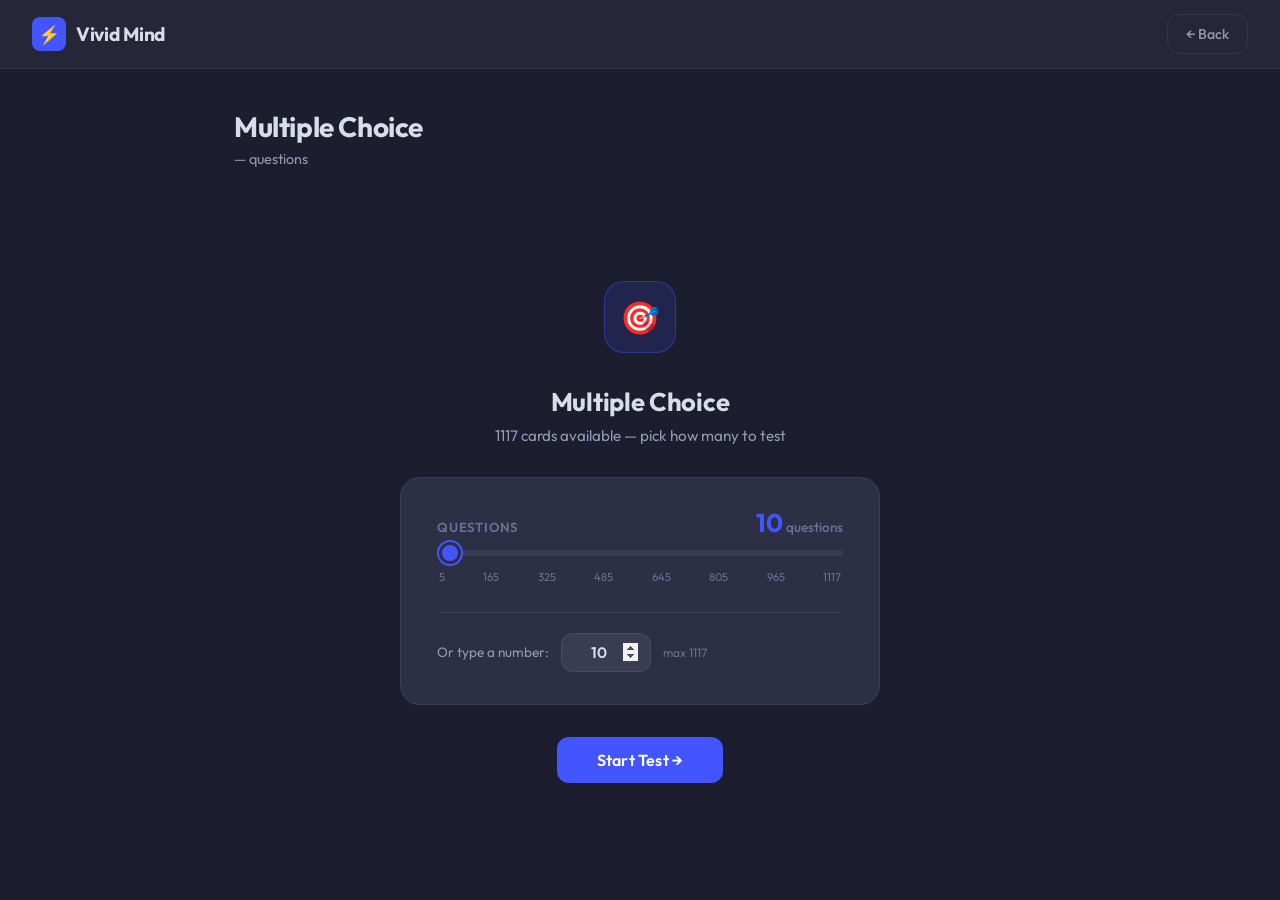
<file: multiplechoice.html>
<!DOCTYPE html>
<html lang="en">
<head>
    <meta charset="UTF-8">
    <meta name="viewport" content="width=device-width, initial-scale=1.0">
    <title>Vivid Mind - Multiple Choice</title>
    <link href="https://fonts.googleapis.com/css2?family=Outfit:wght@300;400;500;600;700&display=swap" rel="stylesheet">
    <style>
/* ══════════════════════════════════════════
   Vivid Mind — Shared Design System
   ══════════════════════════════════════════ */


/* ─── CSS Variables ─── */
:root {
    --bg-primary:        #1c1d2e;
    --bg-secondary:      #252637;
    --bg-card:           #2d2f44;
    --bg-card-hover:     #33364d;
    --bg-elevated:       #3a3c54;
    --accent-purple:     #4255ff;
    --accent-purple-hover: #5468ff;
    --accent-purple-light: rgba(66, 85, 255, 0.15);
    --accent-yellow:     #ffcd1f;
    --accent-green:      #23b26d;
    --accent-red:        #ff4a4a;
    --text-primary:      #d9dde8;
    --text-secondary:    #9399b3;
    --text-muted:        #6b7194;
    --border:            rgba(255,255,255,0.07);
    --border-accent:     rgba(66, 85, 255, 0.4);
    --shadow:            0 8px 32px rgba(0,0,0,0.4);
    --shadow-card:       0 4px 24px rgba(0,0,0,0.3);
    --radius-sm:  8px;
    --radius-md:  12px;
    --radius-lg:  16px;
    --radius-xl:  20px;
}

/* ─── Reset ─── */
*, *::before, *::after { margin: 0; padding: 0; box-sizing: border-box; }

body {
    background-color: var(--bg-primary);
    color: var(--text-primary);
    font-family: 'Outfit', sans-serif;
    min-height: 100vh;
    display: flex;
    flex-direction: column;
}

/* ─── Topbar ─── */
.topbar {
    display: flex;
    align-items: center;
    justify-content: space-between;
    padding: 14px 32px;
    background: var(--bg-secondary);
    border-bottom: 1px solid var(--border);
    position: sticky;
    top: 0;
    z-index: 100;
}

.logo {
    display: flex;
    align-items: center;
    gap: 10px;
    text-decoration: none;
    color: var(--text-primary);
}

.logo-icon {
    width: 34px; height: 34px;
    background: var(--accent-purple);
    border-radius: var(--radius-sm);
    display: flex; align-items: center; justify-content: center;
    font-size: 18px;
}

.logo-text { font-size: 1.2rem; font-weight: 700; letter-spacing: -0.3px; }

.topbar-right { display: flex; align-items: center; gap: 10px; }

/* ─── Buttons ─── */
.btn-icon {
    width: 38px; height: 38px;
    border-radius: var(--radius-sm);
    border: 1px solid var(--border);
    background: transparent;
    color: var(--text-secondary);
    cursor: pointer;
    display: flex; align-items: center; justify-content: center;
    font-size: 16px;
    transition: all 0.2s;
}
.btn-icon:hover { background: var(--bg-elevated); color: var(--text-primary); }

.btn-primary {
    display: inline-flex; align-items: center; gap: 7px;
    padding: 10px 22px;
    border-radius: var(--radius-md);
    border: none;
    background: var(--accent-purple);
    color: #fff;
    font-family: 'Outfit', sans-serif;
    font-size: 0.88rem; font-weight: 600;
    cursor: pointer;
    transition: all 0.2s;
    letter-spacing: 0.2px;
    text-decoration: none;
}
.btn-primary:hover {
    background: var(--accent-purple-hover);
    box-shadow: 0 4px 20px rgba(66,85,255,0.4);
    transform: translateY(-1px);
}

.btn-secondary {
    display: inline-flex; align-items: center; gap: 7px;
    padding: 10px 18px;
    border-radius: var(--radius-md);
    border: 1.5px solid var(--border);
    background: transparent;
    color: var(--text-secondary);
    font-family: 'Outfit', sans-serif;
    font-size: 0.88rem; font-weight: 500;
    cursor: pointer;
    transition: all 0.2s;
    text-decoration: none;
}
.btn-secondary:hover { background: var(--bg-elevated); color: var(--text-primary); border-color: var(--border-accent); }

.btn-nav {
    width: 44px; height: 44px;
    border-radius: 50%;
    border: 1.5px solid var(--border);
    background: var(--bg-secondary);
    color: var(--text-secondary);
    cursor: pointer;
    display: flex; align-items: center; justify-content: center;
    font-size: 18px;
    transition: all 0.2s;
}
.btn-nav:hover:not(:disabled) { border-color: var(--border-accent); color: var(--text-primary); background: var(--bg-card-hover); }
.btn-nav:disabled { opacity: 0.3; cursor: not-allowed; }

/* ─── Main layout ─── */
.main {
    flex: 1;
    max-width: 860px;
    width: 100%;
    margin: 0 auto;
    padding: 40px 24px 60px;
}

/* ─── Set Header ─── */
.set-header { margin-bottom: 32px; }

.set-title {
    font-size: 1.75rem; font-weight: 700;
    color: var(--text-primary);
    letter-spacing: -0.4px;
    margin-bottom: 6px;
}

.set-meta {
    display: flex; align-items: center; gap: 16px;
    color: var(--text-secondary); font-size: 0.9rem;
}
.set-meta span { display: flex; align-items: center; gap: 5px; }
.set-meta .dot { width: 3px; height: 3px; border-radius: 50%; background: var(--text-muted); }

/* ─── Progress ─── */
.progress-area { margin-bottom: 28px; }

.progress-meta {
    display: flex; justify-content: space-between; align-items: center;
    margin-bottom: 10px;
}
.progress-label {
    font-size: 0.82rem; font-weight: 600;
    text-transform: uppercase; letter-spacing: 0.8px;
    color: var(--text-muted);
}
.progress-counter { font-size: 0.9rem; font-weight: 600; color: var(--text-secondary); }

.progress-track {
    width: 100%; height: 5px;
    background: var(--bg-elevated);
    border-radius: 99px; overflow: hidden;
}
.progress-fill {
    height: 100%;
    background: var(--accent-purple);
    border-radius: 99px;
    transition: width 0.4s cubic-bezier(.4,0,.2,1);
}

/* ─── Error Banner ─── */
.error-banner {
    background: rgba(255,74,74,0.1);
    border: 1px solid rgba(255,74,74,0.3);
    border-radius: var(--radius-md);
    padding: 16px 20px;
    color: #ff7b7b;
    font-size: 0.9rem;
    margin-bottom: 24px;
    display: none;
}
.error-banner.show { display: block; }

/* ─── Stats Strip ─── */
.stats-strip {
    display: flex; gap: 10px;
    justify-content: center;
    margin-top: 40px;
    flex-wrap: wrap;
}
.stat-chip {
    display: flex; align-items: center; gap: 7px;
    padding: 9px 18px;
    background: var(--bg-secondary);
    border: 1px solid var(--border);
    border-radius: 99px;
    font-size: 0.82rem; font-weight: 500;
    color: var(--text-secondary);
}
.stat-chip .dot-green { width: 8px; height: 8px; border-radius: 50%; background: var(--accent-green); }
.stat-chip .dot-red   { width: 8px; height: 8px; border-radius: 50%; background: var(--accent-red); }
.stat-chip .dot-blue  { width: 8px; height: 8px; border-radius: 50%; background: var(--accent-purple); }

/* ─── Keyboard shortcuts bar ─── */
.shortcuts-bar {
    display: flex; gap: 20px;
    justify-content: center;
    margin-top: 28px;
    flex-wrap: wrap;
}
.shortcut-item { display: flex; align-items: center; gap: 6px; font-size: 0.75rem; color: var(--text-muted); }
.kbd {
    display: inline-flex; align-items: center; justify-content: center;
    padding: 1px 6px;
    background: var(--bg-elevated);
    border: 1px solid var(--border);
    border-radius: 4px;
    font-size: 0.68rem; color: var(--text-muted);
    font-family: monospace;
}

/* ─── Modal overlay ─── */
.modal-overlay {
    display: none;
    position: fixed; inset: 0;
    background: rgba(0,0,0,0.6);
    backdrop-filter: blur(6px);
    z-index: 200;
    align-items: center;
    justify-content: center;
}
.modal-overlay.open { display: flex; animation: fadeIn 0.2s ease; }

@keyframes fadeIn { from { opacity: 0; } to { opacity: 1; } }

.modal {
    background: var(--bg-secondary);
    border: 1px solid var(--border);
    border-radius: var(--radius-xl);
    padding: 32px;
    width: 100%;
    max-width: 460px;
    box-shadow: var(--shadow);
    animation: slideUp 0.25s cubic-bezier(.4,0,.2,1);
}

@keyframes slideUp { from { opacity: 0; transform: translateY(20px); } to { opacity: 1; transform: translateY(0); } }

.modal-header {
    display: flex; align-items: center; justify-content: space-between;
    margin-bottom: 24px;
}
.modal-title { font-size: 1.25rem; font-weight: 700; color: var(--text-primary); }

.modal-close {
    width: 32px; height: 32px;
    border-radius: var(--radius-sm);
    border: 1px solid var(--border);
    background: transparent;
    color: var(--text-muted);
    cursor: pointer;
    display: flex; align-items: center; justify-content: center;
    font-size: 18px;
    transition: all 0.2s;
}
.modal-close:hover { background: var(--bg-elevated); color: var(--text-primary); }

.modal-subtitle { font-size: 0.82rem; color: var(--text-muted); margin-bottom: 16px; text-transform: uppercase; letter-spacing: 0.8px; font-weight: 600; }

/* Test mode option cards */
.test-option {
    display: flex; align-items: center; gap: 16px;
    padding: 16px 20px;
    border-radius: var(--radius-lg);
    border: 1.5px solid var(--border);
    background: var(--bg-card);
    cursor: pointer;
    text-decoration: none;
    color: var(--text-primary);
    transition: all 0.2s;
    margin-bottom: 10px;
}
.test-option:hover { border-color: var(--border-accent); background: var(--bg-card-hover); transform: translateY(-1px); }
.test-option.disabled { opacity: 0.4; cursor: not-allowed; pointer-events: none; }

.test-option-icon {
    width: 44px; height: 44px; flex-shrink: 0;
    border-radius: var(--radius-md);
    background: var(--accent-purple-light);
    display: flex; align-items: center; justify-content: center;
    font-size: 20px;
}
.test-option-icon.grey { background: var(--bg-elevated); }

.test-option-info { flex: 1; }
.test-option-name { font-size: 0.97rem; font-weight: 600; margin-bottom: 2px; }
.test-option-desc { font-size: 0.78rem; color: var(--text-muted); }

.test-option-badge {
    font-size: 0.68rem; font-weight: 600;
    padding: 3px 9px;
    border-radius: 99px;
    background: var(--bg-elevated);
    color: var(--text-muted);
    text-transform: uppercase;
    letter-spacing: 0.6px;
}

/* ─── Responsive ─── */
/* ─── Mobile Base ─── */
@media (max-width: 640px) {
    .topbar {
        padding: 10px 16px;
    }
    .logo-text { font-size: 1.05rem; }
    .main {
        padding: 20px 14px 100px; /* bottom pad for floating nav */
    }
    .set-title { font-size: 1.25rem; }
    .set-meta { flex-wrap: wrap; gap: 6px; font-size: 0.82rem; }
    .modal {
        margin: 0;
        position: fixed;
        bottom: 0; left: 0; right: 0;
        border-radius: var(--radius-xl) var(--radius-xl) 0 0;
        max-width: 100%;
        padding: 24px 20px 36px;
    }
    .modal-overlay.open { align-items: flex-end; }
    .btn-primary { padding: 10px 16px; font-size: 0.85rem; }
    .btn-secondary { padding: 10px 14px; font-size: 0.85rem; }
    .stat-chip { padding: 7px 14px; font-size: 0.78rem; }
    .stats-strip { gap: 8px; margin-top: 24px; }
    .shortcuts-bar { display: none; } /* hide keyboard hints on mobile */
    .progress-label { font-size: 0.75rem; }
    .progress-counter { font-size: 0.82rem; }
    .set-header { margin-bottom: 20px; }
    .progress-area { margin-bottom: 18px; }
}

    </style>
    <style>
        /* ─── Question Card ─── */
        .question-card {
            background: var(--bg-card);
            border: 1px solid var(--border);
            border-radius: var(--radius-xl);
            padding: 40px;
            text-align: center;
            margin-bottom: 28px;
            box-shadow: var(--shadow-card);
            min-height: 160px;
            display: flex;
            flex-direction: column;
            justify-content: center;
            align-items: center;
            gap: 10px;
        }
        .question-label {
            font-size: 0.72rem; font-weight: 700;
            text-transform: uppercase; letter-spacing: 1.2px;
            color: var(--text-muted);
        }
        .question-text {
            font-size: clamp(1.2rem, 3vw, 1.7rem);
            font-weight: 500; line-height: 1.45;
            color: var(--text-primary);
        }

        /* ─── Options Grid ─── */
        .options-grid {
            display: grid;
            grid-template-columns: 1fr 1fr;
            gap: 12px;
            margin-bottom: 28px;
        }

        .option-btn {
            display: flex;
            align-items: center;
            gap: 14px;
            padding: 16px 20px;
            background: var(--bg-card);
            border: 1.5px solid var(--border);
            border-radius: var(--radius-lg);
            color: var(--text-primary);
            font-family: 'Outfit', sans-serif;
            font-size: 0.95rem; font-weight: 500;
            cursor: pointer;
            text-align: left;
            transition: all 0.18s;
            position: relative;
            overflow: hidden;
            touch-action: manipulation;
            -webkit-tap-highlight-color: transparent;
        }

        .option-btn:hover:not(:disabled) {
            border-color: var(--border-accent);
            background: var(--bg-card-hover);
            transform: translateY(-1px);
        }

        .option-btn:disabled { cursor: default; transform: none; }

        /* Number badge */
        .option-num {
            flex-shrink: 0;
            width: 30px; height: 30px;
            border-radius: var(--radius-sm);
            background: var(--bg-elevated);
            border: 1px solid var(--border);
            display: flex; align-items: center; justify-content: center;
            font-size: 0.8rem; font-weight: 700;
            color: var(--text-muted);
            transition: all 0.18s;
        }

        .option-btn:hover:not(:disabled) .option-num {
            background: var(--accent-purple-light);
            border-color: var(--border-accent);
            color: #a0aaff;
        }

        .option-text { flex: 1; line-height: 1.35; }

        /* States */
        .option-btn.correct {
            border-color: var(--accent-green);
            background: rgba(35,178,109,0.1);
        }
        .option-btn.correct .option-num {
            background: var(--accent-green);
            border-color: var(--accent-green);
            color: #fff;
        }

        .option-btn.wrong {
            border-color: var(--accent-red);
            background: rgba(255,74,74,0.1);
        }
        .option-btn.wrong .option-num {
            background: var(--accent-red);
            border-color: var(--accent-red);
            color: #fff;
        }

        .option-btn.reveal {
            border-color: var(--accent-green);
            background: rgba(35,178,109,0.07);
        }
        .option-btn.reveal .option-num {
            background: rgba(35,178,109,0.25);
            border-color: var(--accent-green);
            color: var(--accent-green);
        }

        /* ─── Feedback banner ─── */
        .feedback {
            display: none;
            align-items: center;
            gap: 12px;
            padding: 14px 20px;
            border-radius: var(--radius-md);
            font-size: 0.95rem; font-weight: 600;
            margin-bottom: 20px;
            animation: fadeUp 0.25s ease;
        }
        .feedback.show { display: flex; }
        .feedback.correct-fb { background: rgba(35,178,109,0.12); border: 1px solid rgba(35,178,109,0.35); color: var(--accent-green); }
        .feedback.wrong-fb   { background: rgba(255,74,74,0.12);  border: 1px solid rgba(255,74,74,0.35);  color: var(--accent-red);   }
        @keyframes fadeUp { from { opacity:0; transform:translateY(6px);} to {opacity:1; transform:translateY(0);} }

        /* ─── Nav row for test ─── */
        .test-nav { display: flex; align-items: center; justify-content: center; gap: 12px; }

        /* ─── Results screen ─── */
        .results-screen {
            display: none;
            flex-direction: column;
            align-items: center;
            text-align: center;
            gap: 20px;
            padding: 20px 0;
        }
        .results-screen.show { display: flex; }

        .results-emoji { font-size: 4rem; line-height: 1; }
        .results-title { font-size: 1.6rem; font-weight: 700; color: var(--text-primary); }
        .results-subtitle { font-size: 1rem; color: var(--text-secondary); }

        .score-ring {
            width: 120px; height: 120px;
            border-radius: 50%;
            background: conic-gradient(var(--accent-purple) calc(var(--pct) * 1%), var(--bg-elevated) 0%);
            display: flex; align-items: center; justify-content: center;
            position: relative;
        }
        .score-ring::after {
            content: '';
            position: absolute;
            width: 88px; height: 88px;
            background: var(--bg-secondary);
            border-radius: 50%;
        }
        .score-ring-text {
            position: relative; z-index: 1;
            font-size: 1.4rem; font-weight: 700;
            color: var(--text-primary);
        }

        .results-stats {
            display: flex; gap: 16px; flex-wrap: wrap; justify-content: center;
        }
        .result-chip {
            padding: 10px 20px;
            border-radius: 99px;
            font-size: 0.88rem; font-weight: 600;
        }
        .chip-correct { background: rgba(35,178,109,0.12); color: var(--accent-green); border: 1px solid rgba(35,178,109,0.3); }
        .chip-wrong   { background: rgba(255,74,74,0.12);  color: var(--accent-red);   border: 1px solid rgba(255,74,74,0.3);  }
        .chip-total   { background: var(--bg-card); color: var(--text-secondary); border: 1px solid var(--border); }

        .results-actions { display: flex; gap: 12px; flex-wrap: wrap; justify-content: center; }

        /* ─── Setup Screen ─── */
        .setup-screen {
            display: flex;
            flex-direction: column;
            align-items: center;
            text-align: center;
            gap: 32px;
            padding: 20px 0 40px;
            animation: fadeUp 0.35s ease;
        }
        .setup-screen.hidden { display: none; }

        .setup-icon {
            width: 72px; height: 72px;
            background: var(--accent-purple-light);
            border: 1.5px solid var(--border-accent);
            border-radius: var(--radius-xl);
            display: flex; align-items: center; justify-content: center;
            font-size: 32px;
        }

        .setup-heading { font-size: 1.6rem; font-weight: 700; color: var(--text-primary); letter-spacing: -0.3px; }
        .setup-sub     { font-size: 0.95rem; color: var(--text-secondary); margin-top: -20px; }

        .setup-card {
            width: 100%; max-width: 480px;
            background: var(--bg-card);
            border: 1px solid var(--border);
            border-radius: var(--radius-xl);
            padding: 32px 36px;
            display: flex; flex-direction: column; gap: 28px;
        }

        /* Slider */
        .slider-wrap { display: flex; flex-direction: column; gap: 14px; }

        .slider-meta {
            display: flex; justify-content: space-between; align-items: baseline;
        }
        .slider-label { font-size: 0.82rem; font-weight: 600; text-transform: uppercase; letter-spacing: 0.8px; color: var(--text-muted); }
        .slider-value-display {
            font-size: 1.6rem; font-weight: 700; color: var(--accent-purple);
            line-height: 1;
        }
        .slider-value-display span { font-size: 0.85rem; font-weight: 500; color: var(--text-muted); margin-left: 3px; }

        input[type="range"] {
            -webkit-appearance: none;
            appearance: none;
            width: 100%; height: 6px;
            border-radius: 99px;
            background: var(--bg-elevated);
            outline: none;
            cursor: pointer;
            position: relative;
        }
        input[type="range"]::-webkit-slider-thumb {
            -webkit-appearance: none;
            width: 22px; height: 22px;
            border-radius: 50%;
            background: var(--accent-purple);
            border: 3px solid var(--bg-card);
            box-shadow: 0 0 0 2px var(--accent-purple);
            cursor: pointer;
            transition: box-shadow 0.15s, transform 0.15s;
        }
        input[type="range"]::-webkit-slider-thumb:hover {
            box-shadow: 0 0 0 5px rgba(66,85,255,0.25);
            transform: scale(1.1);
        }
        input[type="range"]::-moz-range-thumb {
            width: 22px; height: 22px;
            border-radius: 50%;
            background: var(--accent-purple);
            border: 3px solid var(--bg-card);
            box-shadow: 0 0 0 2px var(--accent-purple);
            cursor: pointer;
        }

        .slider-ticks {
            display: flex; justify-content: space-between;
            padding: 0 2px;
        }
        .slider-ticks span { font-size: 0.7rem; color: var(--text-muted); }

        /* Text input below slider */
        .input-row {
            display: flex; align-items: center; gap: 12px;
        }
        .input-row label { font-size: 0.85rem; color: var(--text-secondary); white-space: nowrap; }
        .num-input {
            width: 90px;
            padding: 9px 12px;
            background: var(--bg-elevated);
            border: 1.5px solid var(--border);
            border-radius: var(--radius-md);
            color: var(--text-primary);
            font-family: 'Outfit', sans-serif;
            font-size: 0.95rem; font-weight: 600;
            text-align: center;
            outline: none;
            transition: border-color 0.2s;
        }
        .num-input:focus { border-color: var(--border-accent); }
        .num-input::-webkit-inner-spin-button,
        .num-input::-webkit-outer-spin-button { opacity: 1; }

        .input-hint { font-size: 0.75rem; color: var(--text-muted); }

        /* ─── Responsive ─── */
        @media (max-width: 640px) {
            /* Question card */
            .question-card { padding: 24px 18px; min-height: 130px; }
            .question-text { font-size: 1.05rem; }
            .question-label { font-size: 0.68rem; }

            /* Options — single column on mobile */
            .options-grid { grid-template-columns: 1fr; gap: 10px; margin-bottom: 20px; }
            .option-btn { padding: 14px 16px; font-size: 0.9rem; }
            .option-num { width: 28px; height: 28px; font-size: 0.75rem; }

            /* Feedback */
            .feedback { font-size: 0.88rem; padding: 12px 16px; }

            /* Next button — sticky bottom */
            .test-nav {
                position: fixed;
                bottom: 0; left: 0; right: 0;
                background: var(--bg-secondary);
                border-top: 1px solid var(--border);
                padding: 10px 16px 22px;
                z-index: 50;
            }
            .test-nav .btn-primary {
                width: 100%;
                justify-content: center;
                padding: 14px;
                font-size: 1rem;
            }

            /* Setup screen */
            .setup-screen { gap: 24px; padding: 16px 0 32px; }
            .setup-heading { font-size: 1.35rem; }
            .setup-card { padding: 22px 18px; gap: 22px; }
            .slider-value-display { font-size: 1.35rem; }
            .num-input { width: 80px; font-size: 0.9rem; }
            .input-row label { font-size: 0.8rem; }
            .setup-icon { width: 60px; height: 60px; font-size: 26px; }

            /* Results */
            .results-screen { padding: 16px 0 80px; }
            .results-title { font-size: 1.35rem; }
            .score-ring { width: 100px; height: 100px; }
            .score-ring::after { width: 72px; height: 72px; }
            .score-ring-text { font-size: 1.2rem; }
            .result-chip { padding: 8px 14px; font-size: 0.82rem; }
        }
    </style>
</head>
<body>

    <nav class="topbar">
        <a class="logo" href="index.html">
            <div class="logo-icon">⚡</div>
            <span class="logo-text">Vivid Mind</span>
        </a>
        <div class="topbar-right">
            <a href="index.html" class="btn-secondary">← Back</a>
        </div>
    </nav>

    <main class="main">

        <!-- Header -->
        <div class="set-header">
            <h1 class="set-title">Multiple Choice</h1>
            <div class="set-meta">
                <span id="total-count">— questions</span>
            </div>
        </div>

        <!-- Progress -->
        <div class="progress-area" id="progress-area" style="visibility:hidden">
            <div class="progress-meta">
                <span class="progress-label">Question</span>
                <span class="progress-counter" id="progress-counter">—</span>
            </div>
            <div class="progress-track">
                <div class="progress-fill" id="progress-fill" style="width:0%"></div>
            </div>
        </div>

        <div class="error-banner" id="error-banner"></div>

        <!-- Setup Screen -->
        <div class="setup-screen" id="setup-screen">
            <div class="setup-icon">🎯</div>
            <div>
                <div class="setup-heading">Multiple Choice</div>
                <div class="setup-sub" style="margin-top:8px" id="setup-sub">Choose how many questions you want</div>
            </div>

            <div class="setup-card">
                <div class="slider-wrap">
                    <div class="slider-meta">
                        <span class="slider-label">Questions</span>
                        <div class="slider-value-display" id="slider-display">10<span>questions</span></div>
                    </div>
                    <input type="range" id="q-slider" min="5" max="50" step="5" value="10">
                    <div class="slider-ticks" id="slider-ticks"></div>
                </div>

                <div style="border-top: 1px solid var(--border); padding-top: 20px; display:flex; flex-direction:column; gap:10px;">
                    <div class="input-row">
                        <label for="q-input">Or type a number:</label>
                        <input type="number" class="num-input" id="q-input" min="1" max="50" value="10">
                        <span class="input-hint" id="input-hint">max 50</span>
                    </div>
                </div>
            </div>

            <button class="btn-primary" id="start-btn" style="padding: 13px 40px; font-size:1rem;">Start Test →</button>
        </div>

        <!-- Quiz area -->
        <div id="quiz-area" style="display:none">

            <!-- Question -->
            <div class="question-card" id="question-card">
                <div class="question-label">What is the definition of…</div>
                <div class="question-text" id="question-text">Loading…</div>
            </div>

            <!-- Feedback -->
            <div class="feedback" id="feedback"></div>

            <!-- Options -->
            <div class="options-grid" id="options-grid"></div>

            <!-- Nav -->
            <div class="test-nav">
                <button class="btn-primary" id="next-btn" style="display:none" onclick="nextQuestion()">Next →</button>
            </div>



        </div>

        <!-- Results -->
        <div class="results-screen" id="results-screen">
            <div class="results-emoji" id="results-emoji">🎉</div>
            <div class="results-title" id="results-title">Test complete!</div>
            <div class="results-subtitle" id="results-subtitle"></div>

            <div class="score-ring" id="score-ring" style="--pct:0">
                <span class="score-ring-text" id="score-pct">0%</span>
            </div>

            <div class="results-stats">
                <div class="result-chip chip-correct" id="chip-correct">✓ 0 correct</div>
                <div class="result-chip chip-wrong"   id="chip-wrong">✕ 0 wrong</div>
                <div class="result-chip chip-total"   id="chip-total">0 total</div>
            </div>

            <div class="results-actions">
                <button class="btn-primary" onclick="restartTest()">↻ Try again</button>
                <a href="index.html" class="btn-secondary">← Back to cards</a>
            </div>
        </div>

    </main>

    <script>
        let allCards  = [];
        let questions = [];
        let qIndex    = 0;
        let score     = 0;
        let answered  = false;
        let chosenCount = 10;

        /* ── Load ── */
        async function loadCards() {
            try {
                const r = await fetch('Card.json');
                if (!r.ok) throw new Error('Failed to load Card.json');
                allCards = await r.json();
                if (!Array.isArray(allCards)) allCards = [allCards];
                if (allCards.length < 2) { showError('Need at least 2 cards for Multiple Choice.'); return; }

                const total   = allCards.length;
                const slider  = document.getElementById('q-slider');
                const input   = document.getElementById('q-input');

                slider.min  = 5;
                slider.max  = Math.floor(total / 5) * 5 || 5;
                slider.step = 5;
                slider.dataset.total = total;
                input.max   = total;
                document.getElementById('input-hint').textContent = `max ${total}`;

                const defaultVal = Math.min(10, total);
                slider.value = defaultVal;
                input.value  = defaultVal;
                updateSliderUI(defaultVal, total);
                buildTicks(total);

                document.getElementById('setup-sub').textContent =
                    `${allCards.length} cards available — pick how many to test`;

                showSetup();
            } catch(e) { showError('Error loading cards: ' + e.message); }
        }

        /* ── Setup screen ── */
        function showSetup() {
            document.getElementById('setup-screen').classList.remove('hidden');
            document.getElementById('quiz-area').style.display    = 'none';
            document.getElementById('results-screen').classList.remove('show');
            document.getElementById('progress-area') && (document.getElementById('progress-area').style.visibility = 'hidden');
        }

        function buildTicks(total) {
            const ticks = document.getElementById('slider-ticks');
            ticks.innerHTML = '';
            const points = [];
            for (let v = 5; v < total; v += 5) points.push(v);
            // Always add exact total as the last tick
            if (points[points.length - 1] !== total) points.push(total);
            // If too many ticks, thin them out to ~8 visible labels
            const MAX_LABELS = 8;
            let labels;
            if (points.length <= MAX_LABELS) {
                labels = points;
            } else {
                const step = Math.ceil(points.length / (MAX_LABELS - 1));
                labels = points.filter((_, i) => i % step === 0);
                if (labels[labels.length - 1] !== total) labels.push(total);
            }
            labels.forEach(v => {
                const s = document.createElement('span');
                s.textContent = v;
                ticks.appendChild(s);
            });
        }


        function updateSliderUI(val, total) {
            const slider = document.getElementById('q-slider');
            const max    = total || parseInt(slider.dataset.total);
            const pct    = ((val - 5) / (max - 5)) * 100;
            slider.style.background = `linear-gradient(to right, var(--accent-purple) ${pct}%, var(--bg-elevated) ${pct}%)`;
            document.getElementById('slider-display').innerHTML = `${val}<span>questions</span>`;
        }

        // Slider → text input
        // When slider is dragged to its visual max, snap to actual total
        document.getElementById('q-slider').addEventListener('input', function() {
            const total = parseInt(this.dataset.total);
            const floor5 = Math.floor(total / 5) * 5;
            let v = parseInt(this.value);
            if (v >= floor5) v = total;   // snap last stop to exact total
            document.getElementById('q-input').value = v;
            updateSliderUI(v, total);
        });

        // Text input → slider (snap to nearest 5 for slider visual, but allow any value)
        document.getElementById('q-input').addEventListener('input', function() {
            let v = parseInt(this.value) || 1;
            const slider   = document.getElementById('q-slider');
            const total    = parseInt(slider.dataset.total);
            const floor5   = Math.floor(total / 5) * 5 || 5;
            const inputMax = parseInt(this.max);
            if (v > inputMax) { v = inputMax; this.value = inputMax; }
            v = Math.max(1, v);
            // Snap slider to nearest 5, but clamp to floor5
            const snapped = Math.max(5, Math.min(Math.round(v / 5) * 5, floor5));
            slider.value = snapped;
            updateSliderUI(v, total);
        });

        document.getElementById('q-input').addEventListener('blur', function() {
            const inputMax = parseInt(this.max);
            let v = parseInt(this.value) || 1;
            if (v > inputMax) v = inputMax;
            if (v < 1) v = 1;
            this.value = v;
            const slider = document.getElementById('q-slider');
            const total  = parseInt(slider.dataset.total);
            const floor5 = Math.floor(total / 5) * 5 || 5;
            const snapped = Math.max(5, Math.min(Math.round(v / 5) * 5, floor5));
            slider.value = snapped;
            updateSliderUI(v, total);
        });

        document.getElementById('start-btn').addEventListener('click', () => {
            let v = parseInt(document.getElementById('q-input').value) || 10;
            v = Math.max(1, Math.min(v, allCards.length));
            chosenCount = v;
            document.getElementById('setup-screen').classList.add('hidden');
            document.getElementById('progress-area').style.visibility = '';
            document.getElementById('total-count').textContent = chosenCount + ' questions';
            document.getElementById('quiz-area').style.display = '';
            buildQuestions();
            renderQuestion();
        });

        function showError(msg) { const el = document.getElementById('error-banner'); el.textContent = '⚠️ ' + msg; el.classList.add('show'); }

        /* ── Build ── */
        function buildQuestions() {
            const shuffled = [...allCards].sort(() => Math.random() - 0.5).slice(0, chosenCount);
            questions = shuffled.map(card => {
                const others = allCards.filter(c => c !== card).sort(() => Math.random() - 0.5).slice(0, 3);
                const choices = [card, ...others].sort(() => Math.random() - 0.5);
                return { card, choices };
            });
            qIndex = 0; score = 0;
        }

        /* ── Render ── */
        function renderQuestion() {
            if (qIndex >= questions.length) { showResults(); return; }

            const { card, choices } = questions[qIndex];
            answered = false;

            document.getElementById('progress-counter').textContent = `${qIndex+1} / ${questions.length}`;
            document.getElementById('progress-fill').style.width = `${((qIndex+1)/questions.length)*100}%`;
            document.getElementById('question-text').textContent = card.Front;

            const fb = document.getElementById('feedback');
            fb.className = 'feedback'; fb.textContent = '';
            document.getElementById('next-btn').style.display = 'none';

            const grid = document.getElementById('options-grid');
            grid.innerHTML = '';
            choices.forEach((choice, i) => {
                const btn = document.createElement('button');
                btn.className = 'option-btn';
                btn.innerHTML = `<span class="option-num">${i+1}</span><span class="option-text">${choice.Back}</span>`;
                btn.addEventListener('click', () => selectAnswer(i));
                grid.appendChild(btn);
            });
        }

        /* ── Answer ── */
        function selectAnswer(choiceIndex) {
            if (answered) return;
            answered = true;

            const { card, choices } = questions[qIndex];
            const correct = choices.findIndex(c => c === card);
            const buttons = document.querySelectorAll('.option-btn');
            const fb = document.getElementById('feedback');

            buttons.forEach(btn => btn.disabled = true);

            if (choiceIndex === correct) {
                score++;
                buttons[choiceIndex].classList.add('correct');
                fb.className = 'feedback correct-fb show';
                fb.innerHTML = '✓ &nbsp;Correct!';
            } else {
                buttons[choiceIndex].classList.add('wrong');
                buttons[correct].classList.add('reveal');
                fb.className = 'feedback wrong-fb show';
                fb.innerHTML = `✕ &nbsp;Incorrect — the answer was: <strong style="margin-left:4px">${card.Back}</strong>`;
            }
            document.getElementById('next-btn').style.display = 'inline-flex';
        }

        function nextQuestion() { qIndex++; renderQuestion(); }

        /* ── Results ── */
        function showResults() {
            document.getElementById('quiz-area').style.display = 'none';
            document.getElementById('results-screen').classList.add('show');

            const total = questions.length;
            const wrong = total - score;
            const pct   = Math.round((score / total) * 100);

            const emoji = pct === 100 ? '🏆' : pct >= 80 ? '🎉' : pct >= 50 ? '📚' : '💪';
            const title = pct === 100 ? 'Perfect score!' : pct >= 80 ? 'Great job!' : pct >= 50 ? 'Good effort!' : 'Keep practicing!';

            document.getElementById('results-emoji').textContent    = emoji;
            document.getElementById('results-title').textContent    = title;
            document.getElementById('results-subtitle').textContent = `You scored ${score} out of ${total}`;
            document.getElementById('score-ring').style.setProperty('--pct', pct);
            document.getElementById('score-pct').textContent        = pct + '%';
            document.getElementById('chip-correct').textContent     = `✓ ${score} correct`;
            document.getElementById('chip-wrong').textContent       = `✕ ${wrong} wrong`;
            document.getElementById('chip-total').textContent       = `${total} total`;
        }

        function restartTest() {
            document.getElementById('results-screen').classList.remove('show');
            document.getElementById('quiz-area').style.display = '';
            buildQuestions();
            renderQuestion();
        }

        /* ── Keyboard ── */
        document.addEventListener('keydown', e => {
            if (['1','2','3','4'].includes(e.key)) {
                const i = parseInt(e.key) - 1;
                const btns = document.querySelectorAll('.option-btn');
                if (btns[i] && !answered) selectAnswer(i);
            }
            if (e.key === 'Enter') {
                if (answered) nextQuestion();
            }
        });

        loadCards();
    </script>
</body>
</html>
</file>
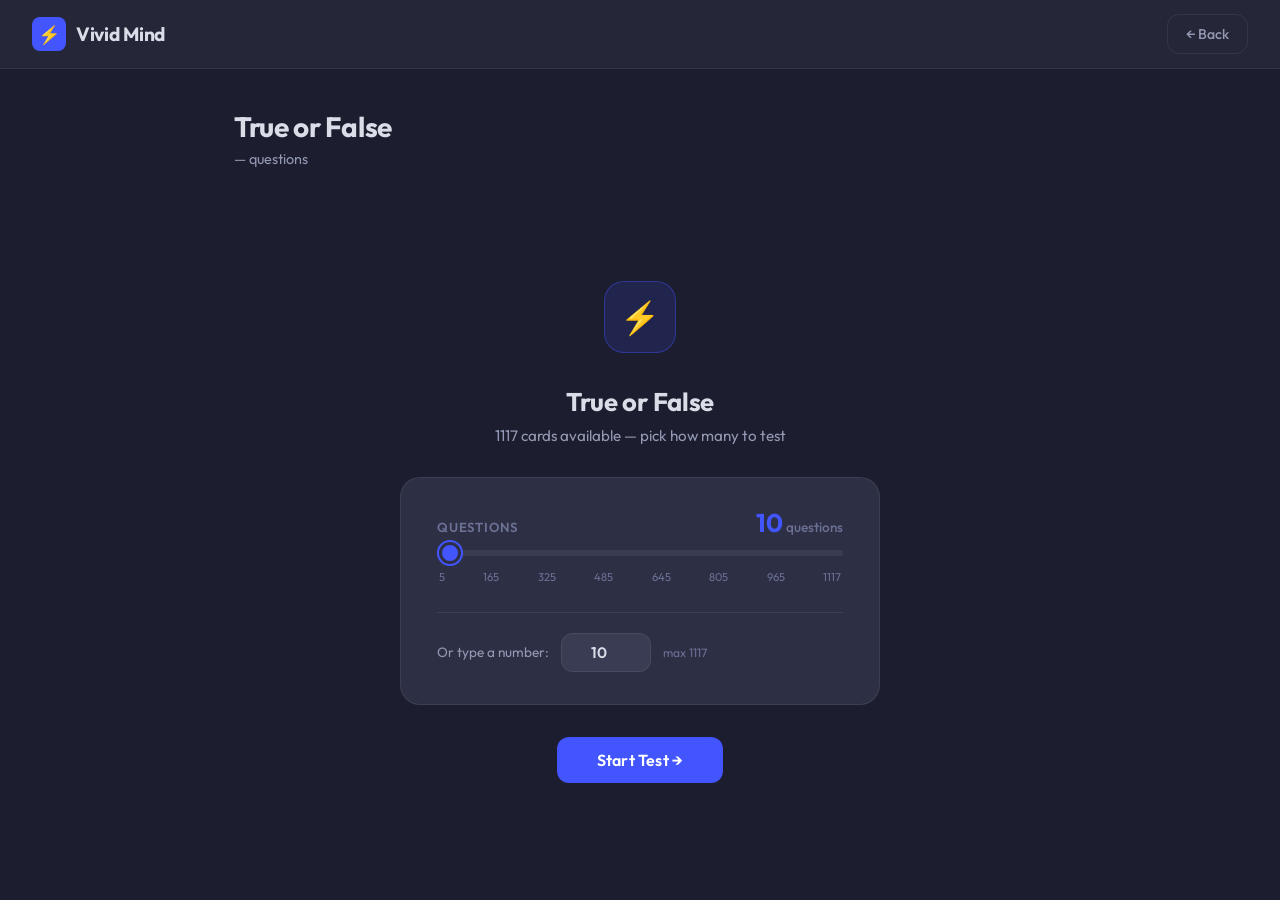
<file: trueorfalse.html>
<!DOCTYPE html>
<html lang="en">
<head>
    <meta charset="UTF-8">
    <meta name="viewport" content="width=device-width, initial-scale=1.0">
    <title>Vivid Mind - True or False</title>
    <link href="https://fonts.googleapis.com/css2?family=Outfit:wght@300;400;500;600;700&display=swap" rel="stylesheet">
    <style>
/* ══════════════════════════════════════════
   Vivid Mind — Shared Design System
   ══════════════════════════════════════════ */


/* ─── CSS Variables ─── */
:root {
    --bg-primary:        #1c1d2e;
    --bg-secondary:      #252637;
    --bg-card:           #2d2f44;
    --bg-card-hover:     #33364d;
    --bg-elevated:       #3a3c54;
    --accent-purple:     #4255ff;
    --accent-purple-hover: #5468ff;
    --accent-purple-light: rgba(66, 85, 255, 0.15);
    --accent-yellow:     #ffcd1f;
    --accent-green:      #23b26d;
    --accent-red:        #ff4a4a;
    --text-primary:      #d9dde8;
    --text-secondary:    #9399b3;
    --text-muted:        #6b7194;
    --border:            rgba(255,255,255,0.07);
    --border-accent:     rgba(66, 85, 255, 0.4);
    --shadow:            0 8px 32px rgba(0,0,0,0.4);
    --shadow-card:       0 4px 24px rgba(0,0,0,0.3);
    --radius-sm:  8px;
    --radius-md:  12px;
    --radius-lg:  16px;
    --radius-xl:  20px;
}

/* ─── Reset ─── */
*, *::before, *::after { margin: 0; padding: 0; box-sizing: border-box; }

body {
    background-color: var(--bg-primary);
    color: var(--text-primary);
    font-family: 'Outfit', sans-serif;
    min-height: 100vh;
    display: flex;
    flex-direction: column;
}

/* ─── Topbar ─── */
.topbar {
    display: flex;
    align-items: center;
    justify-content: space-between;
    padding: 14px 32px;
    background: var(--bg-secondary);
    border-bottom: 1px solid var(--border);
    position: sticky;
    top: 0;
    z-index: 100;
}

.logo {
    display: flex;
    align-items: center;
    gap: 10px;
    text-decoration: none;
    color: var(--text-primary);
}

.logo-icon {
    width: 34px; height: 34px;
    background: var(--accent-purple);
    border-radius: var(--radius-sm);
    display: flex; align-items: center; justify-content: center;
    font-size: 18px;
}

.logo-text { font-size: 1.2rem; font-weight: 700; letter-spacing: -0.3px; }

.topbar-right { display: flex; align-items: center; gap: 10px; }

/* ─── Buttons ─── */
.btn-icon {
    width: 38px; height: 38px;
    border-radius: var(--radius-sm);
    border: 1px solid var(--border);
    background: transparent;
    color: var(--text-secondary);
    cursor: pointer;
    display: flex; align-items: center; justify-content: center;
    font-size: 16px;
    transition: all 0.2s;
}
.btn-icon:hover { background: var(--bg-elevated); color: var(--text-primary); }

.btn-primary {
    display: inline-flex; align-items: center; gap: 7px;
    padding: 10px 22px;
    border-radius: var(--radius-md);
    border: none;
    background: var(--accent-purple);
    color: #fff;
    font-family: 'Outfit', sans-serif;
    font-size: 0.88rem; font-weight: 600;
    cursor: pointer;
    transition: all 0.2s;
    letter-spacing: 0.2px;
    text-decoration: none;
}
.btn-primary:hover {
    background: var(--accent-purple-hover);
    box-shadow: 0 4px 20px rgba(66,85,255,0.4);
    transform: translateY(-1px);
}

.btn-secondary {
    display: inline-flex; align-items: center; gap: 7px;
    padding: 10px 18px;
    border-radius: var(--radius-md);
    border: 1.5px solid var(--border);
    background: transparent;
    color: var(--text-secondary);
    font-family: 'Outfit', sans-serif;
    font-size: 0.88rem; font-weight: 500;
    cursor: pointer;
    transition: all 0.2s;
    text-decoration: none;
}
.btn-secondary:hover { background: var(--bg-elevated); color: var(--text-primary); border-color: var(--border-accent); }

.btn-nav {
    width: 44px; height: 44px;
    border-radius: 50%;
    border: 1.5px solid var(--border);
    background: var(--bg-secondary);
    color: var(--text-secondary);
    cursor: pointer;
    display: flex; align-items: center; justify-content: center;
    font-size: 18px;
    transition: all 0.2s;
}
.btn-nav:hover:not(:disabled) { border-color: var(--border-accent); color: var(--text-primary); background: var(--bg-card-hover); }
.btn-nav:disabled { opacity: 0.3; cursor: not-allowed; }

/* ─── Main layout ─── */
.main {
    flex: 1;
    max-width: 860px;
    width: 100%;
    margin: 0 auto;
    padding: 40px 24px 60px;
}

/* ─── Set Header ─── */
.set-header { margin-bottom: 32px; }

.set-title {
    font-size: 1.75rem; font-weight: 700;
    color: var(--text-primary);
    letter-spacing: -0.4px;
    margin-bottom: 6px;
}

.set-meta {
    display: flex; align-items: center; gap: 16px;
    color: var(--text-secondary); font-size: 0.9rem;
}
.set-meta span { display: flex; align-items: center; gap: 5px; }
.set-meta .dot { width: 3px; height: 3px; border-radius: 50%; background: var(--text-muted); }

/* ─── Progress ─── */
.progress-area { margin-bottom: 28px; }

.progress-meta {
    display: flex; justify-content: space-between; align-items: center;
    margin-bottom: 10px;
}
.progress-label {
    font-size: 0.82rem; font-weight: 600;
    text-transform: uppercase; letter-spacing: 0.8px;
    color: var(--text-muted);
}
.progress-counter { font-size: 0.9rem; font-weight: 600; color: var(--text-secondary); }

.progress-track {
    width: 100%; height: 5px;
    background: var(--bg-elevated);
    border-radius: 99px; overflow: hidden;
}
.progress-fill {
    height: 100%;
    background: var(--accent-purple);
    border-radius: 99px;
    transition: width 0.4s cubic-bezier(.4,0,.2,1);
}

/* ─── Error Banner ─── */
.error-banner {
    background: rgba(255,74,74,0.1);
    border: 1px solid rgba(255,74,74,0.3);
    border-radius: var(--radius-md);
    padding: 16px 20px;
    color: #ff7b7b;
    font-size: 0.9rem;
    margin-bottom: 24px;
    display: none;
}
.error-banner.show { display: block; }

/* ─── Stats Strip ─── */
.stats-strip {
    display: flex; gap: 10px;
    justify-content: center;
    margin-top: 40px;
    flex-wrap: wrap;
}
.stat-chip {
    display: flex; align-items: center; gap: 7px;
    padding: 9px 18px;
    background: var(--bg-secondary);
    border: 1px solid var(--border);
    border-radius: 99px;
    font-size: 0.82rem; font-weight: 500;
    color: var(--text-secondary);
}
.stat-chip .dot-green { width: 8px; height: 8px; border-radius: 50%; background: var(--accent-green); }
.stat-chip .dot-red   { width: 8px; height: 8px; border-radius: 50%; background: var(--accent-red); }
.stat-chip .dot-blue  { width: 8px; height: 8px; border-radius: 50%; background: var(--accent-purple); }

/* ─── Keyboard shortcuts bar ─── */
.shortcuts-bar {
    display: flex; gap: 20px;
    justify-content: center;
    margin-top: 28px;
    flex-wrap: wrap;
}
.shortcut-item { display: flex; align-items: center; gap: 6px; font-size: 0.75rem; color: var(--text-muted); }
.kbd {
    display: inline-flex; align-items: center; justify-content: center;
    padding: 1px 6px;
    background: var(--bg-elevated);
    border: 1px solid var(--border);
    border-radius: 4px;
    font-size: 0.68rem; color: var(--text-muted);
    font-family: monospace;
}

/* ─── Modal overlay ─── */
.modal-overlay {
    display: none;
    position: fixed; inset: 0;
    background: rgba(0,0,0,0.6);
    backdrop-filter: blur(6px);
    z-index: 200;
    align-items: center;
    justify-content: center;
}
.modal-overlay.open { display: flex; animation: fadeIn 0.2s ease; }

@keyframes fadeIn { from { opacity: 0; } to { opacity: 1; } }

.modal {
    background: var(--bg-secondary);
    border: 1px solid var(--border);
    border-radius: var(--radius-xl);
    padding: 32px;
    width: 100%;
    max-width: 460px;
    box-shadow: var(--shadow);
    animation: slideUp 0.25s cubic-bezier(.4,0,.2,1);
}

@keyframes slideUp { from { opacity: 0; transform: translateY(20px); } to { opacity: 1; transform: translateY(0); } }

.modal-header {
    display: flex; align-items: center; justify-content: space-between;
    margin-bottom: 24px;
}
.modal-title { font-size: 1.25rem; font-weight: 700; color: var(--text-primary); }

.modal-close {
    width: 32px; height: 32px;
    border-radius: var(--radius-sm);
    border: 1px solid var(--border);
    background: transparent;
    color: var(--text-muted);
    cursor: pointer;
    display: flex; align-items: center; justify-content: center;
    font-size: 18px;
    transition: all 0.2s;
}
.modal-close:hover { background: var(--bg-elevated); color: var(--text-primary); }

.modal-subtitle { font-size: 0.82rem; color: var(--text-muted); margin-bottom: 16px; text-transform: uppercase; letter-spacing: 0.8px; font-weight: 600; }

/* Test mode option cards */
.test-option {
    display: flex; align-items: center; gap: 16px;
    padding: 16px 20px;
    border-radius: var(--radius-lg);
    border: 1.5px solid var(--border);
    background: var(--bg-card);
    cursor: pointer;
    text-decoration: none;
    color: var(--text-primary);
    transition: all 0.2s;
    margin-bottom: 10px;
}
.test-option:hover { border-color: var(--border-accent); background: var(--bg-card-hover); transform: translateY(-1px); }
.test-option.disabled { opacity: 0.4; cursor: not-allowed; pointer-events: none; }

.test-option-icon {
    width: 44px; height: 44px; flex-shrink: 0;
    border-radius: var(--radius-md);
    background: var(--accent-purple-light);
    display: flex; align-items: center; justify-content: center;
    font-size: 20px;
}
.test-option-icon.grey { background: var(--bg-elevated); }

.test-option-info { flex: 1; }
.test-option-name { font-size: 0.97rem; font-weight: 600; margin-bottom: 2px; }
.test-option-desc { font-size: 0.78rem; color: var(--text-muted); }

.test-option-badge {
    font-size: 0.68rem; font-weight: 600;
    padding: 3px 9px;
    border-radius: 99px;
    background: var(--bg-elevated);
    color: var(--text-muted);
    text-transform: uppercase;
    letter-spacing: 0.6px;
}

/* ─── Responsive ─── */
/* ─── Mobile Base ─── */
@media (max-width: 640px) {
    .topbar {
        padding: 10px 16px;
    }
    .logo-text { font-size: 1.05rem; }
    .main {
        padding: 20px 14px 100px; /* bottom pad for floating nav */
    }
    .set-title { font-size: 1.25rem; }
    .set-meta { flex-wrap: wrap; gap: 6px; font-size: 0.82rem; }
    .modal {
        margin: 0;
        position: fixed;
        bottom: 0; left: 0; right: 0;
        border-radius: var(--radius-xl) var(--radius-xl) 0 0;
        max-width: 100%;
        padding: 24px 20px 36px;
    }
    .modal-overlay.open { align-items: flex-end; }
    .btn-primary { padding: 10px 16px; font-size: 0.85rem; }
    .btn-secondary { padding: 10px 14px; font-size: 0.85rem; }
    .stat-chip { padding: 7px 14px; font-size: 0.78rem; }
    .stats-strip { gap: 8px; margin-top: 24px; }
    .shortcuts-bar { display: none; } /* hide keyboard hints on mobile */
    .progress-label { font-size: 0.75rem; }
    .progress-counter { font-size: 0.82rem; }
    .set-header { margin-bottom: 20px; }
    .progress-area { margin-bottom: 18px; }
}

    </style>

    <style>
        /* ─── Question Card ─── */
        .question-card {
            background: var(--bg-card);
            border: 1px solid var(--border);
            border-radius: var(--radius-xl);
            padding: 48px 40px;
            text-align: center;
            margin-bottom: 28px;
            box-shadow: var(--shadow-card);
            min-height: 180px;
            display: flex;
            flex-direction: column;
            justify-content: center;
            align-items: center;
            gap: 12px;
        }
        .question-label {
            font-size: 0.72rem; font-weight: 700;
            text-transform: uppercase; letter-spacing: 1.2px;
            color: var(--text-muted);
        }
        .question-term {
            font-size: clamp(1.3rem, 3vw, 1.9rem);
            font-weight: 600; line-height: 1.4;
            color: var(--text-primary);
        }
        .question-divider {
            width: 40px; height: 2px;
            background: var(--border-accent);
            border-radius: 99px;
            margin: 4px 0;
        }
        .question-definition {
            font-size: clamp(1rem, 2vw, 1.25rem);
            font-weight: 400; line-height: 1.5;
            color: var(--text-secondary);
            max-width: 560px;
        }

        /* ─── T/F Buttons ─── */
        .tf-row {
            display: grid;
            grid-template-columns: 1fr 1fr;
            gap: 16px;
            margin-bottom: 28px;
        }

        .tf-btn {
            display: flex;
            flex-direction: column;
            align-items: center;
            justify-content: center;
            gap: 10px;
            padding: 28px 20px;
            border-radius: var(--radius-xl);
            border: 2px solid var(--border);
            background: var(--bg-card);
            color: var(--text-primary);
            font-family: 'Outfit', sans-serif;
            cursor: pointer;
            transition: all 0.18s;
            touch-action: manipulation;
            -webkit-tap-highlight-color: transparent;
        }
        .tf-btn:hover:not(:disabled) {
            transform: translateY(-2px);
        }
        .tf-btn:disabled { cursor: default; transform: none; }

        .tf-true:hover:not(:disabled) {
            border-color: var(--accent-green);
            background: rgba(35,178,109,0.08);
            box-shadow: 0 4px 20px rgba(35,178,109,0.15);
        }
        .tf-false:hover:not(:disabled) {
            border-color: var(--accent-red);
            background: rgba(255,74,74,0.08);
            box-shadow: 0 4px 20px rgba(255,74,74,0.15);
        }

        .tf-btn .tf-icon {
            font-size: 2.2rem;
            line-height: 1;
        }
        .tf-btn .tf-label {
            font-size: 1.1rem;
            font-weight: 700;
            letter-spacing: 0.5px;
        }
        .tf-btn .tf-key {
            font-size: 0.7rem;
            color: var(--text-muted);
            background: var(--bg-elevated);
            border: 1px solid var(--border);
            padding: 2px 8px;
            border-radius: 4px;
            font-family: monospace;
        }

        /* Correct / wrong states */
        .tf-btn.correct {
            border-color: var(--accent-green);
            background: rgba(35,178,109,0.12);
        }
        .tf-btn.correct .tf-label { color: var(--accent-green); }
        .tf-btn.wrong {
            border-color: var(--accent-red);
            background: rgba(255,74,74,0.12);
        }
        .tf-btn.wrong .tf-label { color: var(--accent-red); }
        .tf-btn.reveal {
            border-color: var(--accent-green);
            background: rgba(35,178,109,0.06);
        }
        .tf-btn.reveal .tf-label { color: var(--accent-green); }

        /* ─── Feedback ─── */
        .feedback {
            display: none;
            align-items: center;
            gap: 12px;
            padding: 14px 20px;
            border-radius: var(--radius-md);
            font-size: 0.95rem; font-weight: 600;
            margin-bottom: 20px;
            animation: fadeUp 0.25s ease;
        }
        .feedback.show { display: flex; }
        .feedback.correct-fb { background: rgba(35,178,109,0.12); border: 1px solid rgba(35,178,109,0.35); color: var(--accent-green); }
        .feedback.wrong-fb   { background: rgba(255,74,74,0.12);  border: 1px solid rgba(255,74,74,0.35);  color: var(--accent-red); }
        @keyframes fadeUp { from { opacity:0; transform:translateY(6px); } to { opacity:1; transform:translateY(0); } }

        .test-nav { display: flex; align-items: center; justify-content: center; gap: 12px; }

        /* ─── Results ─── */
        .results-screen {
            display: none; flex-direction: column;
            align-items: center; text-align: center;
            gap: 20px; padding: 20px 0;
        }
        .results-screen.show { display: flex; }
        .results-emoji { font-size: 4rem; line-height: 1; }
        .results-title { font-size: 1.6rem; font-weight: 700; color: var(--text-primary); }
        .results-subtitle { font-size: 1rem; color: var(--text-secondary); }

        .score-ring {
            width: 120px; height: 120px; border-radius: 50%;
            background: conic-gradient(var(--accent-purple) calc(var(--pct) * 1%), var(--bg-elevated) 0%);
            display: flex; align-items: center; justify-content: center;
            position: relative;
        }
        .score-ring::after {
            content: ''; position: absolute;
            width: 88px; height: 88px;
            background: var(--bg-secondary); border-radius: 50%;
        }
        .score-ring-text {
            position: relative; z-index: 1;
            font-size: 1.4rem; font-weight: 700; color: var(--text-primary);
        }
        .results-stats { display: flex; gap: 16px; flex-wrap: wrap; justify-content: center; }
        .result-chip { padding: 10px 20px; border-radius: 99px; font-size: 0.88rem; font-weight: 600; }
        .chip-correct { background: rgba(35,178,109,0.12); color: var(--accent-green); border: 1px solid rgba(35,178,109,0.3); }
        .chip-wrong   { background: rgba(255,74,74,0.12);  color: var(--accent-red);   border: 1px solid rgba(255,74,74,0.3); }
        .chip-total   { background: var(--bg-card); color: var(--text-secondary); border: 1px solid var(--border); }
        .results-actions { display: flex; gap: 12px; flex-wrap: wrap; justify-content: center; }

        /* ─── Setup Screen ─── */
        .setup-screen {
            display: flex; flex-direction: column;
            align-items: center; text-align: center;
            gap: 32px; padding: 20px 0 40px;
            animation: fadeUp 0.35s ease;
        }
        .setup-screen.hidden { display: none; }
        .setup-icon {
            width: 72px; height: 72px;
            background: var(--accent-purple-light);
            border: 1.5px solid var(--border-accent);
            border-radius: var(--radius-xl);
            display: flex; align-items: center; justify-content: center;
            font-size: 32px;
        }
        .setup-heading { font-size: 1.6rem; font-weight: 700; color: var(--text-primary); letter-spacing: -0.3px; }
        .setup-card {
            width: 100%; max-width: 480px;
            background: var(--bg-card);
            border: 1px solid var(--border);
            border-radius: var(--radius-xl);
            padding: 32px 36px;
            display: flex; flex-direction: column; gap: 28px;
        }
        .slider-wrap { display: flex; flex-direction: column; gap: 14px; }
        .slider-meta { display: flex; justify-content: space-between; align-items: baseline; }
        .slider-label { font-size: 0.82rem; font-weight: 600; text-transform: uppercase; letter-spacing: 0.8px; color: var(--text-muted); }
        .slider-value-display { font-size: 1.6rem; font-weight: 700; color: var(--accent-purple); line-height: 1; }
        .slider-value-display span { font-size: 0.85rem; font-weight: 500; color: var(--text-muted); margin-left: 3px; }
        input[type="range"] {
            -webkit-appearance: none; appearance: none;
            width: 100%; height: 6px; border-radius: 99px;
            background: var(--bg-elevated); outline: none; cursor: pointer;
        }
        input[type="range"]::-webkit-slider-thumb {
            -webkit-appearance: none;
            width: 22px; height: 22px; border-radius: 50%;
            background: var(--accent-purple);
            border: 3px solid var(--bg-card);
            box-shadow: 0 0 0 2px var(--accent-purple);
            cursor: pointer; transition: box-shadow 0.15s, transform 0.15s;
        }
        input[type="range"]::-webkit-slider-thumb:hover {
            box-shadow: 0 0 0 5px rgba(66,85,255,0.25); transform: scale(1.1);
        }
        input[type="range"]::-moz-range-thumb {
            width: 22px; height: 22px; border-radius: 50%;
            background: var(--accent-purple); border: 3px solid var(--bg-card);
            box-shadow: 0 0 0 2px var(--accent-purple); cursor: pointer;
        }
        .slider-ticks { display: flex; justify-content: space-between; padding: 0 2px; }
        .slider-ticks span { font-size: 0.7rem; color: var(--text-muted); }
        .input-row { display: flex; align-items: center; gap: 12px; }
        .input-row label { font-size: 0.85rem; color: var(--text-secondary); white-space: nowrap; }
        .num-input {
            width: 90px; padding: 9px 12px;
            background: var(--bg-elevated);
            border: 1.5px solid var(--border);
            border-radius: var(--radius-md);
            color: var(--text-primary);
            font-family: 'Outfit', sans-serif;
            font-size: 0.95rem; font-weight: 600;
            text-align: center; outline: none; transition: border-color 0.2s;
        }
        .num-input:focus { border-color: var(--border-accent); }
        .input-hint { font-size: 0.75rem; color: var(--text-muted); }

        @media (max-width: 640px) {
            /* Question card */
            .question-card { padding: 24px 18px; min-height: 160px; }
            .question-term { font-size: 1.15rem; }
            .question-definition { font-size: 0.95rem; }
            .question-label { font-size: 0.68rem; }

            /* T/F buttons — bigger touch targets */
            .tf-row { gap: 12px; margin-bottom: 20px; }
            .tf-btn { padding: 22px 12px; }
            .tf-btn .tf-icon { font-size: 1.8rem; }
            .tf-btn .tf-label { font-size: 0.95rem; }

            /* Feedback */
            .feedback { font-size: 0.88rem; padding: 12px 16px; }

            /* Next button sticky */
            .test-nav {
                position: fixed;
                bottom: 0; left: 0; right: 0;
                background: var(--bg-secondary);
                border-top: 1px solid var(--border);
                padding: 10px 16px 22px;
                z-index: 50;
            }
            .test-nav .btn-primary {
                width: 100%;
                justify-content: center;
                padding: 14px;
                font-size: 1rem;
            }

            /* Setup screen */
            .setup-screen { gap: 24px; padding: 16px 0 32px; }
            .setup-heading { font-size: 1.35rem; }
            .setup-card { padding: 22px 18px; gap: 22px; }
            .slider-value-display { font-size: 1.35rem; }
            .num-input { width: 80px; font-size: 0.9rem; }
            .input-row label { font-size: 0.8rem; }
            .setup-icon { width: 60px; height: 60px; font-size: 26px; }

            /* Results */
            .results-screen { padding: 16px 0 80px; }
            .results-title { font-size: 1.35rem; }
            .score-ring { width: 100px; height: 100px; }
            .score-ring::after { width: 72px; height: 72px; }
            .score-ring-text { font-size: 1.2rem; }
            .result-chip { padding: 8px 14px; font-size: 0.82rem; }
            .results-actions { flex-direction: column; width: 100%; }
            .results-actions .btn-primary,
            .results-actions .btn-secondary { width: 100%; justify-content: center; padding: 14px; }
        }
    </style>
</head>
<body>

    <nav class="topbar">
        <a class="logo" href="index.html">
            <div class="logo-icon">⚡</div>
            <span class="logo-text">Vivid Mind</span>
        </a>
        <div class="topbar-right">
            <a href="index.html" class="btn-secondary">← Back</a>
        </div>
    </nav>

    <main class="main">

        <div class="set-header">
            <h1 class="set-title">True or False</h1>
            <div class="set-meta">
                <span id="total-count">— questions</span>
            </div>
        </div>

        <div class="progress-area" id="progress-area" style="visibility:hidden">
            <div class="progress-meta">
                <span class="progress-label">Question</span>
                <span class="progress-counter" id="progress-counter">—</span>
            </div>
            <div class="progress-track">
                <div class="progress-fill" id="progress-fill" style="width:0%"></div>
            </div>
        </div>

        <div class="error-banner" id="error-banner"></div>

        <!-- Setup Screen -->
        <div class="setup-screen" id="setup-screen">
            <div class="setup-icon">⚡</div>
            <div>
                <div class="setup-heading">True or False</div>
                <div style="margin-top:8px; font-size:0.95rem; color:var(--text-secondary)" id="setup-sub">Choose how many questions you want</div>
            </div>

            <div class="setup-card">
                <div class="slider-wrap">
                    <div class="slider-meta">
                        <span class="slider-label">Questions</span>
                        <div class="slider-value-display" id="slider-display">10<span>questions</span></div>
                    </div>
                    <input type="range" id="q-slider" min="5" max="50" step="5" value="10">
                    <div class="slider-ticks" id="slider-ticks"></div>
                </div>
                <div style="border-top:1px solid var(--border); padding-top:20px; display:flex; flex-direction:column; gap:10px;">
                    <div class="input-row">
                        <label for="q-input">Or type a number:</label>
                        <input type="number" class="num-input" id="q-input" min="1" max="50" value="10">
                        <span class="input-hint" id="input-hint">max 50</span>
                    </div>
                </div>
            </div>

            <button class="btn-primary" id="start-btn" style="padding:13px 40px; font-size:1rem;">Start Test →</button>
        </div>

        <!-- Quiz Area -->
        <div id="quiz-area" style="display:none">

            <div class="question-card">
                <div class="question-label">Is this definition correct?</div>
                <div class="question-term" id="question-term">…</div>
                <div class="question-divider"></div>
                <div class="question-definition" id="question-definition">…</div>
            </div>

            <div class="feedback" id="feedback"></div>

            <div class="tf-row">
                <button class="tf-btn tf-true" id="btn-true" onclick="selectAnswer(true)">
                    <span class="tf-icon">✓</span>
                    <span class="tf-label">True</span>
                    <span class="tf-key">T</span>
                </button>
                <button class="tf-btn tf-false" id="btn-false" onclick="selectAnswer(false)">
                    <span class="tf-icon">✕</span>
                    <span class="tf-label">False</span>
                    <span class="tf-key">F</span>
                </button>
            </div>

            <div class="test-nav">
                <button class="btn-primary" id="next-btn" style="display:none" onclick="nextQuestion()">Next →</button>
            </div>

        </div>

        <!-- Results -->
        <div class="results-screen" id="results-screen">
            <div class="results-emoji" id="results-emoji">🎉</div>
            <div class="results-title" id="results-title">Test complete!</div>
            <div class="results-subtitle" id="results-subtitle"></div>
            <div class="score-ring" id="score-ring" style="--pct:0">
                <span class="score-ring-text" id="score-pct">0%</span>
            </div>
            <div class="results-stats">
                <div class="result-chip chip-correct" id="chip-correct">✓ 0 correct</div>
                <div class="result-chip chip-wrong"   id="chip-wrong">✕ 0 wrong</div>
                <div class="result-chip chip-total"   id="chip-total">0 total</div>
            </div>
            <div class="results-actions">
                <button class="btn-primary" onclick="restartTest()">↻ Try again</button>
                <a href="index.html" class="btn-secondary">← Back to cards</a>
            </div>
        </div>

    </main>

    <script>
        let allCards    = [];
        let questions   = [];  // {card, correctDef, isTrue}
        let qIndex      = 0;
        let score       = 0;
        let answered    = false;
        let chosenCount = 10;

        /* ── Load ── */
        async function loadCards() {
            try {
                const r = await fetch('Card.json');
                if (!r.ok) throw new Error('Failed to load Card.json');
                allCards = await r.json();
                if (!Array.isArray(allCards)) allCards = [allCards];
                if (allCards.length < 2) { showError('Need at least 2 cards for True or False.'); return; }

                const total   = allCards.length;
                const slider  = document.getElementById('q-slider');
                const input   = document.getElementById('q-input');
                slider.min  = 5;
                slider.max  = Math.floor(total / 5) * 5 || 5;
                slider.step = 5;
                slider.dataset.total = total;
                input.max   = total;
                document.getElementById('input-hint').textContent = `max ${total}`;

                const defaultVal = Math.min(10, total);
                slider.value = defaultVal;
                input.value  = defaultVal;
                updateSliderUI(defaultVal, total);
                buildTicks(total);

                document.getElementById('setup-sub').textContent =
                    `${total} cards available — pick how many to test`;
            } catch(e) { showError('Error loading cards: ' + e.message); }
        }

        function showError(msg) { const el = document.getElementById('error-banner'); el.textContent = '⚠️ ' + msg; el.classList.add('show'); }

        /* ── Setup UI ── */
        function buildTicks(total) {
            const ticks = document.getElementById('slider-ticks');
            ticks.innerHTML = '';
            const points = [];
            for (let v = 5; v < total; v += 5) points.push(v);
            if (points[points.length - 1] !== total) points.push(total);
            const MAX_LABELS = 8;
            let labels;
            if (points.length <= MAX_LABELS) {
                labels = points;
            } else {
                const step = Math.ceil(points.length / (MAX_LABELS - 1));
                labels = points.filter((_, i) => i % step === 0);
                if (labels[labels.length - 1] !== total) labels.push(total);
            }
            labels.forEach(v => {
                const s = document.createElement('span');
                s.textContent = v;
                ticks.appendChild(s);
            });
        }

        function updateSliderUI(val, total) {
            const slider = document.getElementById('q-slider');
            const max    = total || parseInt(slider.dataset.total);
            const pct    = ((val - 5) / (max - 5)) * 100;
            slider.style.background = `linear-gradient(to right, var(--accent-purple) ${pct}%, var(--bg-elevated) ${pct}%)`;
            document.getElementById('slider-display').innerHTML = `${val}<span>questions</span>`;
        }

        document.getElementById('q-slider').addEventListener('input', function() {
            const total  = parseInt(this.dataset.total);
            const floor5 = Math.floor(total / 5) * 5;
            let v = parseInt(this.value);
            if (v >= floor5) v = total;
            document.getElementById('q-input').value = v;
            updateSliderUI(v, total);
        });

        document.getElementById('q-input').addEventListener('input', function() {
            let v = parseInt(this.value) || 1;
            const slider   = document.getElementById('q-slider');
            const total    = parseInt(slider.dataset.total);
            const floor5   = Math.floor(total / 5) * 5 || 5;
            const inputMax = parseInt(this.max);
            if (v > inputMax) { v = inputMax; this.value = inputMax; }
            v = Math.max(1, v);
            // Snap slider to nearest 5, but clamp to floor5
            const snapped = Math.max(5, Math.min(Math.round(v / 5) * 5, floor5));
            slider.value = snapped;
            updateSliderUI(v, total);
        });

        document.getElementById('q-input').addEventListener('blur', function() {
            const inputMax = parseInt(this.max);
            let v = parseInt(this.value) || 1;
            if (v > inputMax) v = inputMax;
            if (v < 1) v = 1;
            this.value = v;
            const slider = document.getElementById('q-slider');
            const total  = parseInt(slider.dataset.total);
            const floor5 = Math.floor(total / 5) * 5 || 5;
            const snapped = Math.max(5, Math.min(Math.round(v / 5) * 5, floor5));
            slider.value = snapped;
            updateSliderUI(v, total);
        });

        document.getElementById('start-btn').addEventListener('click', () => {
            let v = parseInt(document.getElementById('q-input').value) || 10;
            v = Math.max(1, Math.min(v, allCards.length));
            chosenCount = v;
            document.getElementById('setup-screen').classList.add('hidden');
            document.getElementById('progress-area').style.visibility = '';
            document.getElementById('total-count').textContent = chosenCount + ' questions';
            document.getElementById('quiz-area').style.display = '';
            buildQuestions();
            renderQuestion();
        });

        /* ── Build questions ──
           Each question shows a term + a definition.
           50% chance the definition is correct (isTrue=true),
           50% chance it's swapped with another card's definition (isTrue=false).
        */
        function buildQuestions() {
            const shuffled = [...allCards].sort(() => Math.random() - 0.5).slice(0, chosenCount);
            questions = shuffled.map(card => {
                const isTrue = Math.random() < 0.5;
                let shownDef;
                if (isTrue) {
                    shownDef = card.Back;
                } else {
                    // Pick a different card's definition
                    const others = allCards.filter(c => c !== card);
                    const wrong  = others[Math.floor(Math.random() * others.length)];
                    shownDef = wrong.Back;
                }
                return { card, shownDef, isTrue };
            });
            qIndex = 0; score = 0;
        }

        /* ── Render ── */
        function renderQuestion() {
            if (qIndex >= questions.length) { showResults(); return; }

            const { card, shownDef, isTrue } = questions[qIndex];
            answered = false;

            document.getElementById('progress-counter').textContent = `${qIndex+1} / ${questions.length}`;
            document.getElementById('progress-fill').style.width = `${((qIndex+1)/questions.length)*100}%`;
            document.getElementById('question-term').textContent = card.Front;
            document.getElementById('question-definition').textContent = shownDef;

            const fb = document.getElementById('feedback');
            fb.className = 'feedback'; fb.textContent = '';
            document.getElementById('next-btn').style.display = 'none';

            const btnT = document.getElementById('btn-true');
            const btnF = document.getElementById('btn-false');
            btnT.className = 'tf-btn tf-true';
            btnF.className = 'tf-btn tf-false';
            btnT.disabled = false;
            btnF.disabled = false;
        }

        /* ── Answer ── */
        function selectAnswer(userSaidTrue) {
            if (answered) return;
            answered = true;

            const { card, shownDef, isTrue } = questions[qIndex];
            const correct = (userSaidTrue === isTrue);
            const btnT = document.getElementById('btn-true');
            const btnF = document.getElementById('btn-false');
            const fb   = document.getElementById('feedback');

            btnT.disabled = true;
            btnF.disabled = true;

            if (correct) {
                score++;
                (userSaidTrue ? btnT : btnF).classList.add('correct');
                fb.className = 'feedback correct-fb show';
                fb.innerHTML = '✓ &nbsp;Correct!';
            } else {
                (userSaidTrue ? btnT : btnF).classList.add('wrong');
                // Highlight the correct button
                (isTrue ? btnT : btnF).classList.add('reveal');
                fb.className = 'feedback wrong-fb show';
                fb.innerHTML = isTrue
                    ? `✕ &nbsp;Incorrect — that <strong>was</strong> the correct definition`
                    : `✕ &nbsp;Incorrect — the real definition is: <strong style="margin-left:4px">${card.Back}</strong>`;
            }

            document.getElementById('next-btn').style.display = 'inline-flex';
        }

        function nextQuestion() { qIndex++; renderQuestion(); }

        /* ── Results ── */
        function showResults() {
            document.getElementById('quiz-area').style.display = 'none';
            document.getElementById('results-screen').classList.add('show');

            const total = questions.length;
            const wrong = total - score;
            const pct   = Math.round((score / total) * 100);

            const emoji = pct === 100 ? '🏆' : pct >= 80 ? '🎉' : pct >= 50 ? '📚' : '💪';
            const title = pct === 100 ? 'Perfect score!' : pct >= 80 ? 'Great job!' : pct >= 50 ? 'Good effort!' : 'Keep practicing!';

            document.getElementById('results-emoji').textContent    = emoji;
            document.getElementById('results-title').textContent    = title;
            document.getElementById('results-subtitle').textContent = `You scored ${score} out of ${total}`;
            document.getElementById('score-ring').style.setProperty('--pct', pct);
            document.getElementById('score-pct').textContent        = pct + '%';
            document.getElementById('chip-correct').textContent     = `✓ ${score} correct`;
            document.getElementById('chip-wrong').textContent       = `✕ ${wrong} wrong`;
            document.getElementById('chip-total').textContent       = `${total} total`;
        }

        function restartTest() {
            document.getElementById('results-screen').classList.remove('show');
            document.getElementById('quiz-area').style.display = '';
            buildQuestions();
            renderQuestion();
        }

        /* ── Keyboard ── */
        document.addEventListener('keydown', e => {
            if (e.key === 't' || e.key === 'T') { if (!answered) selectAnswer(true); }
            else if (e.key === 'f' || e.key === 'F') { if (!answered) selectAnswer(false); }
            else if (e.key === 'Enter' && answered) nextQuestion();
        });

        loadCards();
    </script>
</body>
</html>
</file>
